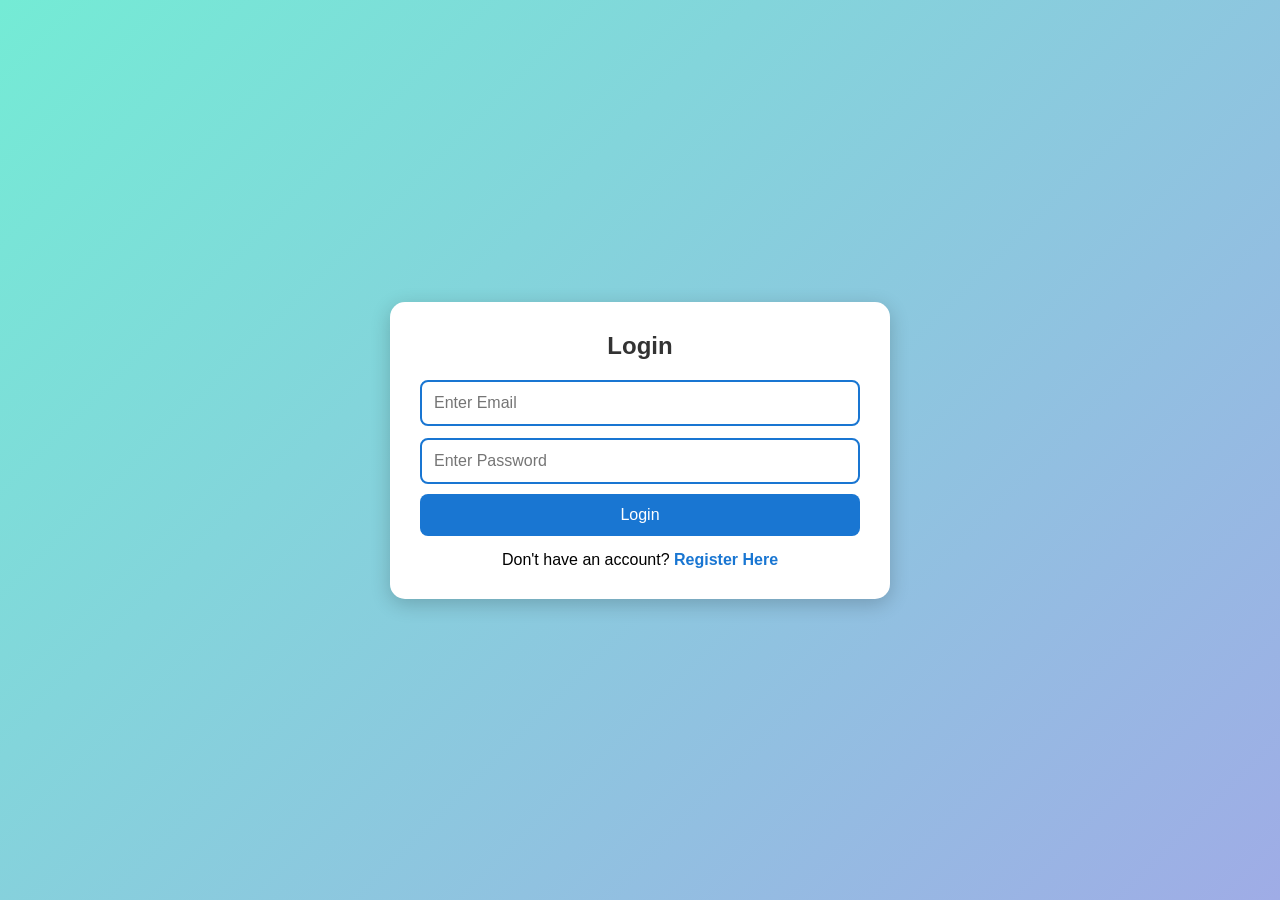
<file: index.html>
<!DOCTYPE html>
<html>
<head>
    <meta charset="UTF-8">
    <meta http-equiv="refresh" content="0; url=login.html">
    <title>Todo App</title>
</head>
<body>
    Redirecting to Login...
</body>
</html>
</file>
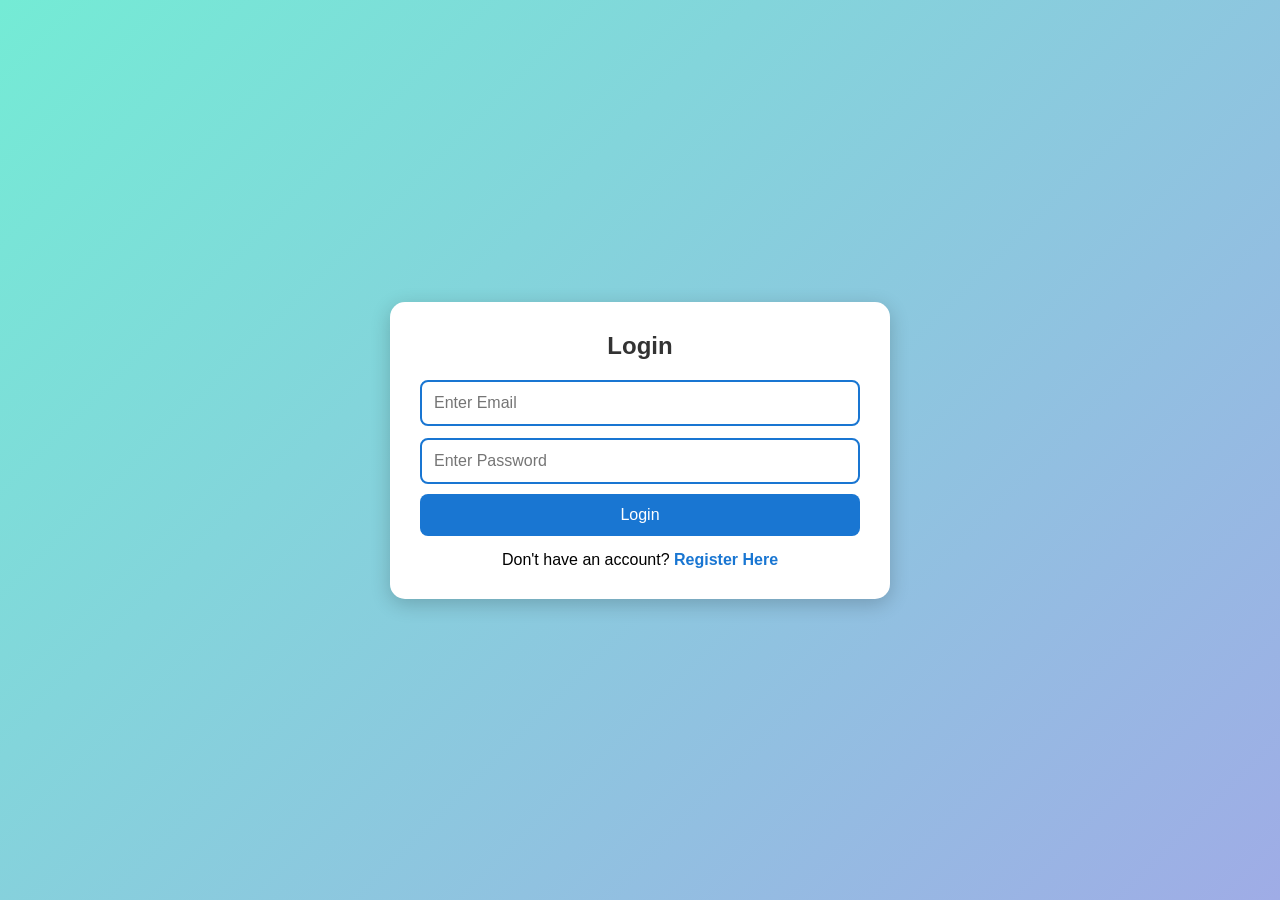
<file: login.html>
<!DOCTYPE html>
<html lang="en">
<head>
    <meta charset="UTF-8">
    <meta name="viewport" content="width=device-width, initial-scale=1.0">
    <title>Login</title>

    <link rel="stylesheet" href="style.css">
</head>
<body>

<div class="container">

    <h2>Login</h2>

    <div class="form-group">

        <input
                type="email"
                id="email"
                placeholder="Enter Email"
                required>

        <input
                type="password"
                id="password"
                placeholder="Enter Password"
                required>

    </div>

    <button onclick="login()">
        Login
    </button>

    <p style="margin-top:15px;text-align:center;">
        Don't have an account?
        <a href="register.html">
            Register Here
        </a>
    </p>

</div>

<script src="script.js"></script>

</body>
</html>
</file>
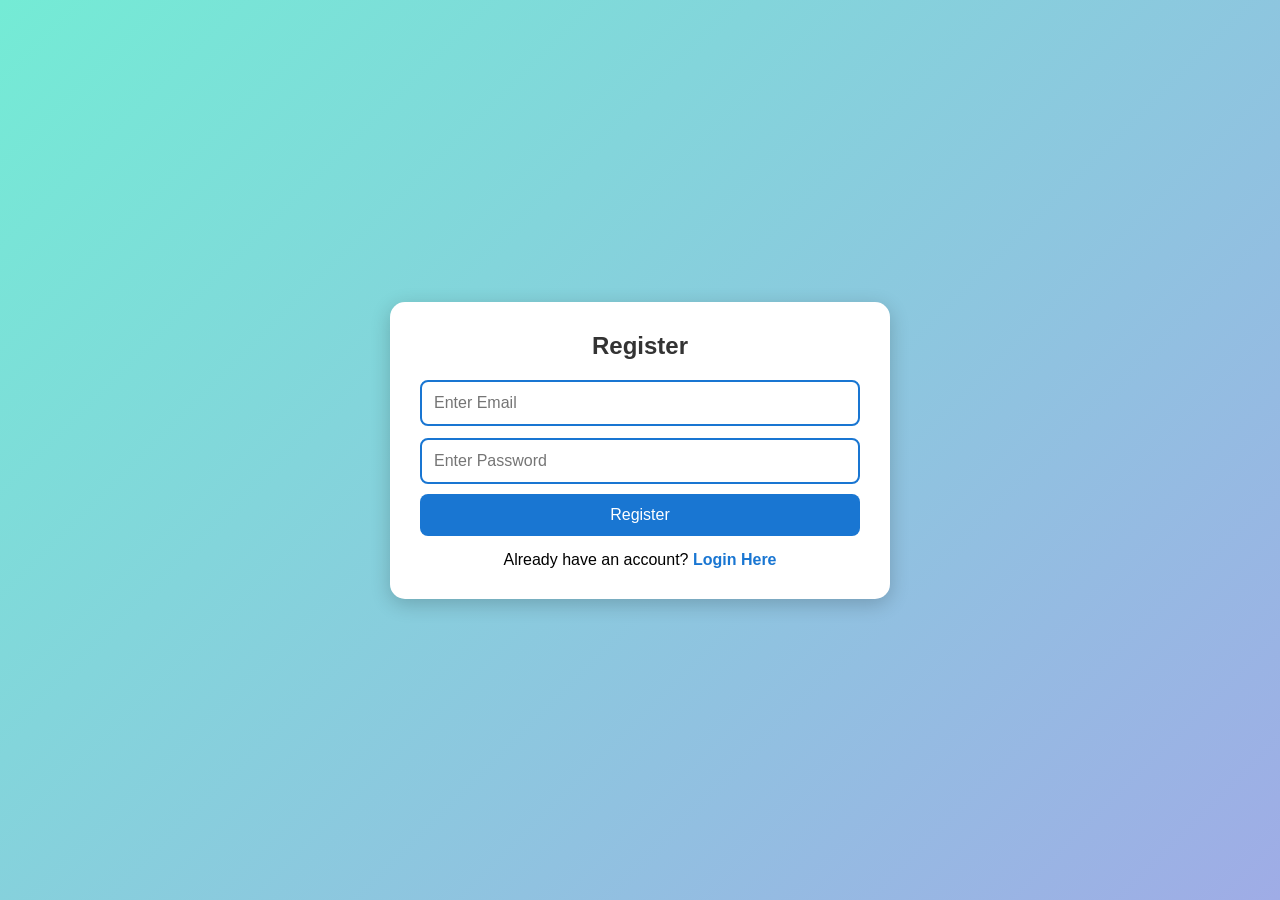
<file: register.html>
<!DOCTYPE html>
<html lang="en">
<head>
    <meta charset="UTF-8">
    <meta name="viewport" content="width=device-width, initial-scale=1.0">
    <title>Register</title>

    <link rel="stylesheet" href="style.css">
</head>
<body>

<div class="container">

    <h2>Register</h2>

    <div class="form-group">

        <input
                type="email"
                id="email"
                placeholder="Enter Email">

        <input
                type="password"
                id="password"
                placeholder="Enter Password">

    </div>

    <button onclick="register()">
        Register
    </button>

    <p style="text-align:center;margin-top:15px;">
        Already have an account?
        <a href="login.html">
            Login Here
        </a>
    </p>

</div>

<script src="script.js"></script>

</body>
</html>
</file>
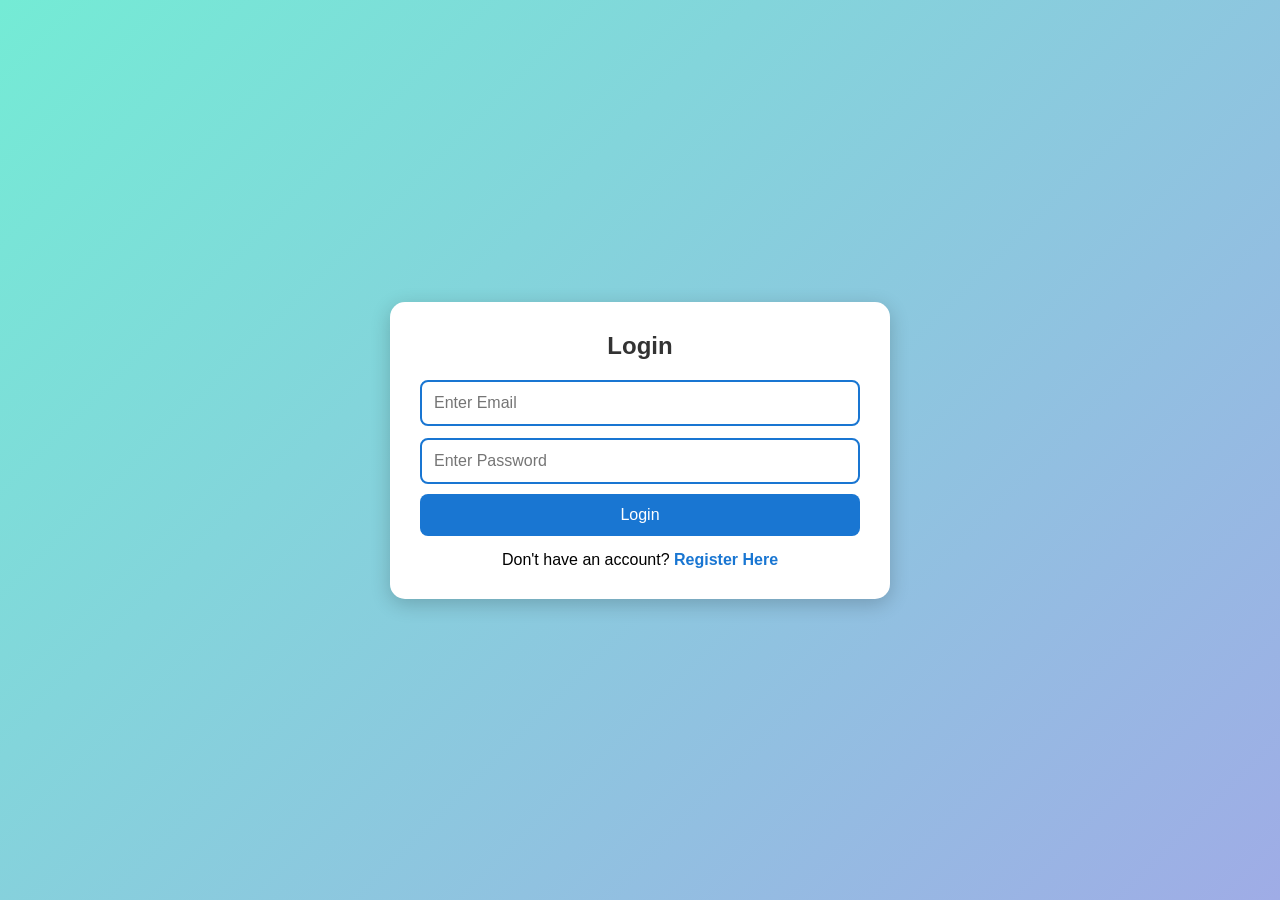
<file: todo.html>
<!DOCTYPE html>
<html lang="en">
<head>
    <meta charset="UTF-8">
    <meta name="viewport" content="width=device-width, initial-scale=1.0">
    <title>Todo App</title>

    <link rel="stylesheet" href="style.css">
</head>
<body>

<div class="container">

    <h2>Todo List</h2>

    <div id="todo-list" class="todo-cards">
        <p id="empty-message">
            No Todos Found
        </p>
    </div>

    <div class="add-todo">

        <input
                type="text"
                id="new-todo"
                placeholder="Enter Todo">

        <button onclick="addTodo()">
            Add
        </button>

    </div>

    <button
            style="margin-top:20px;background:red;"
            onclick="logout()">

        Logout

    </button>

</div>

<script src="script.js"></script>

</body>
</html>
</file>
<file: style.css>
* {
    margin: 0;
    padding: 0;
    box-sizing: border-box;
}

body {
    font-family: Arial, sans-serif;
    background: linear-gradient(135deg, #74ebd5, #9face6);
    min-height: 100vh;
    display: flex;
    justify-content: center;
    align-items: center;
}

.container {
    width: 100%;
    max-width: 500px;
    background: white;
    padding: 30px;
    border-radius: 15px;
    box-shadow: 0 5px 20px rgba(0,0,0,0.2);
}

h2 {
    text-align: center;
    margin-bottom: 20px;
    color: #333;
}

.form-group {
    display: flex;
    flex-direction: column;
    gap: 12px;
}

input[type="email"],
input[type="password"],
input[type="text"] {
    width: 100%;
    padding: 12px;
    border: 2px solid #1976d2;
    border-radius: 8px;
    font-size: 16px;
    outline: none;
}

input:focus {
    border-color: #0d47a1;
}

button {
    width: 100%;
    padding: 12px;
    margin-top: 10px;
    border: none;
    border-radius: 8px;
    background-color: #1976d2;
    color: white;
    font-size: 16px;
    cursor: pointer;
    transition: 0.3s;
}

button:hover {
    background-color: #125ea7;
}

p {
    margin-top: 15px;
    text-align: center;
}

a {
    color: #1976d2;
    text-decoration: none;
    font-weight: bold;
}

a:hover {
    text-decoration: underline;
}

.todo-cards {
    display: flex;
    flex-direction: column;
    gap: 10px;
    margin-top: 20px;
}

.todo-card {
    display: flex;
    justify-content: space-between;
    align-items: center;
    background: #f4f8ff;
    padding: 12px;
    border-radius: 8px;
    border: 1px solid #d0dff7;
}

.todo-card span {
    flex: 1;
    color: #333;
}

.todo-card button {
    width: auto;
    background: #e53935;
    padding: 8px 12px;
    margin: 0;
}

.todo-card button:hover {
    background: #c62828;
}

.add-todo {
    display: flex;
    gap: 10px;
    margin-top: 20px;
}

.add-todo input {
    flex: 1;
}

.add-todo button {
    width: auto;
    margin-top: 0;
}

#empty-message {
    color: gray;
    text-align: center;
    margin-top: 10px;
}
</file>
